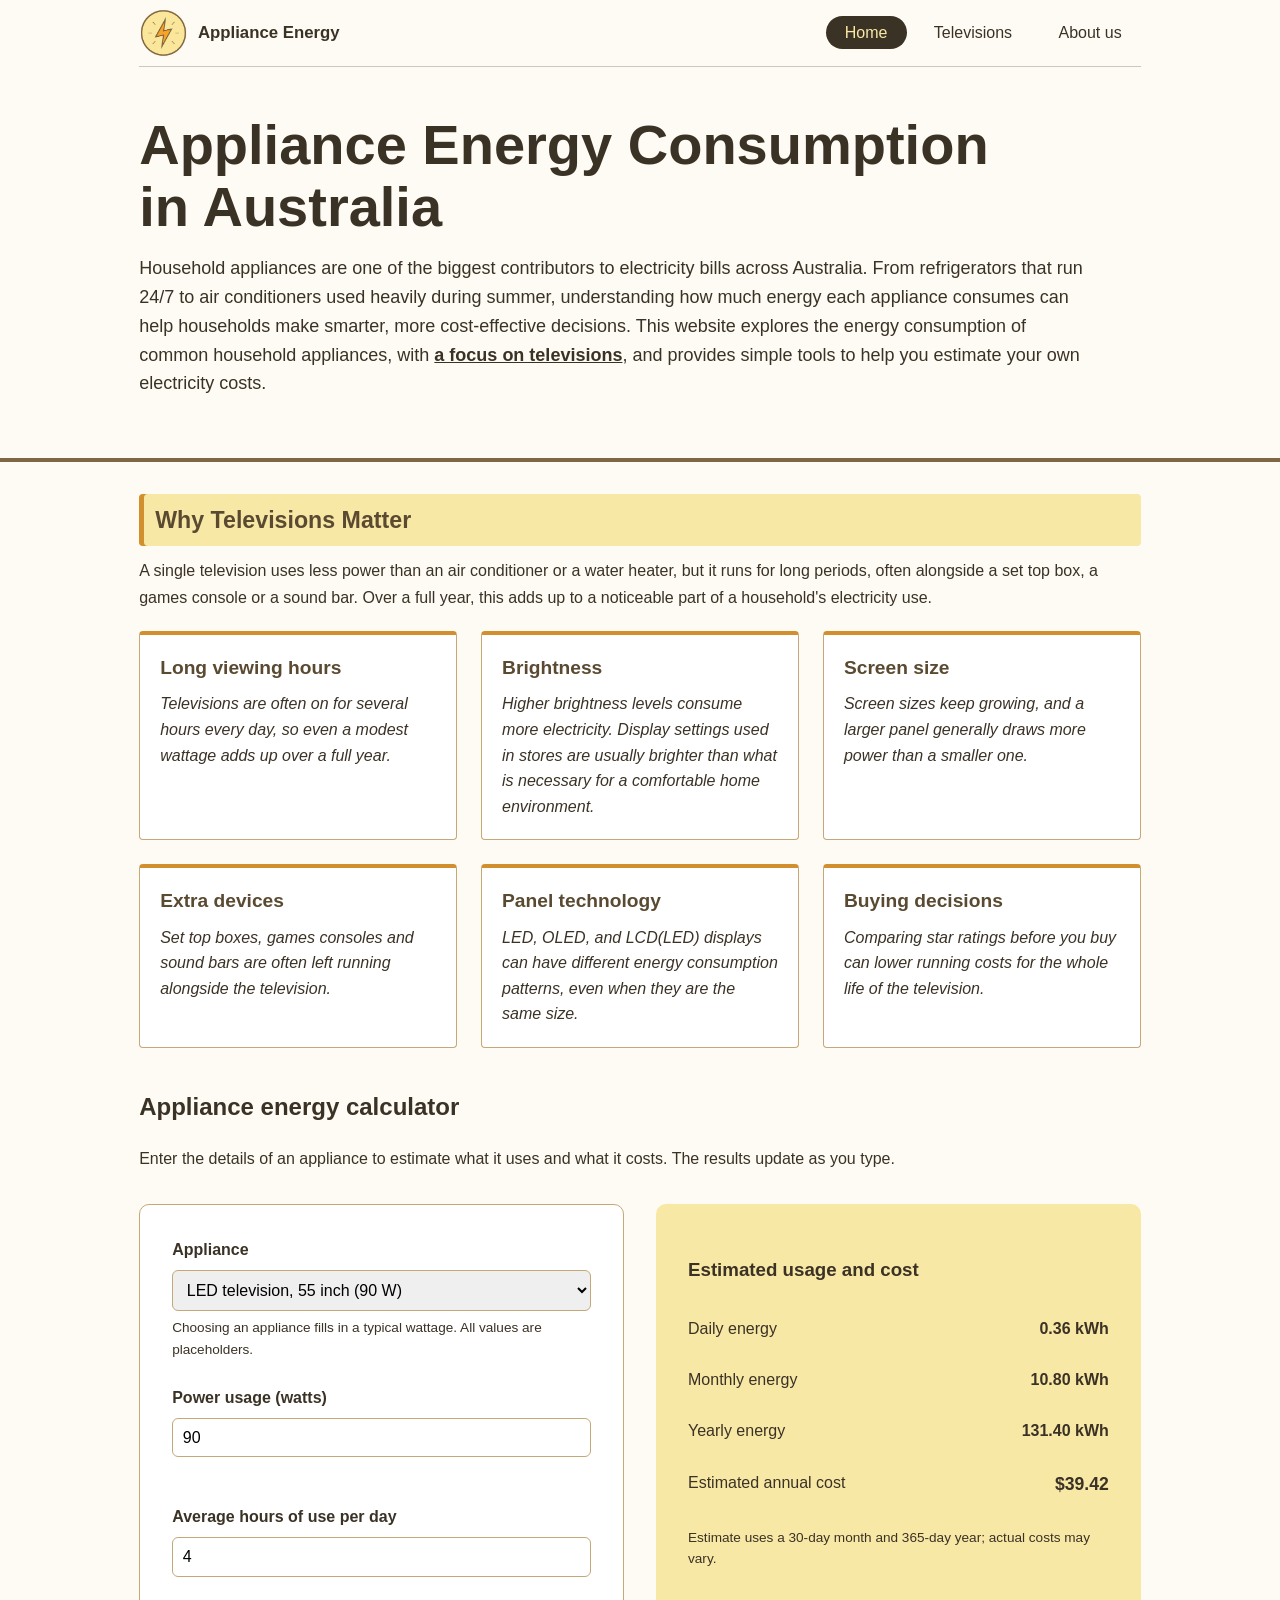
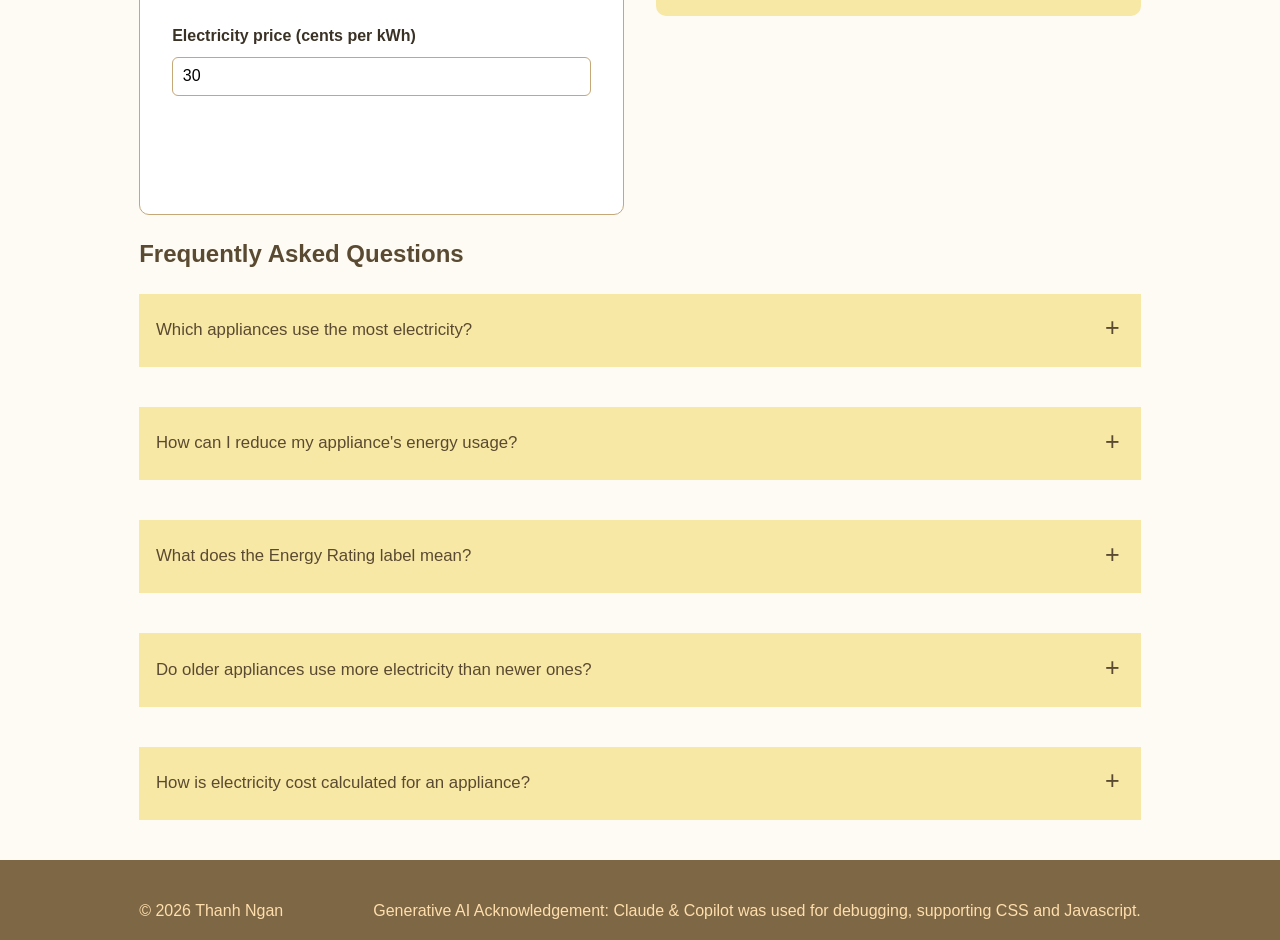
<file: W4/Exercise 4.3 - 4.4 - 4.5 - 4.6 - 4.7/index.html>
<!DOCTYPE html>
<html lang="en">
<head>
    <meta charset="UTF-8">
    <meta name="viewport" content="width=device-width, initial-scale=1.0">
    <title>Appliance Energy Consumption</title>
    <link rel="stylesheet" href="./assets/style.css">
    <script src="./assets/script.js" defer></script>
</head>
<body>
    <header class="site-header hero-header">
        <nav>
            <!-- Power Logo - return the user to the Home page when the logo is clicked -->
            <a href="index.html" class="logo_link">
                <img src="./assets/PowerIcon.png" alt="Power Logo">
                <span class="name">Appliance Energy</span>
            </a>
            <!-- Main navigation -->
            <ul>
                <li><a href="index.html" class="nav-home" aria-current="page">Home</a></li>
                <li><a href="televisions.html" class="nav-televisions">Televisions</a></li>
                <li><a href="about.html" class="nav-about">About us</a></li>
            </ul>
            <button class="toggle-menu" aria-label="Responsive Navigation Menu">☰</button>
        </nav>

        <div class="wrap">
            <h1>Appliance Energy Consumption<br>
                <span> in Australia</span>
            </h1>
            <p class="lead">Household appliances are one of the biggest contributors to electricity bills across Australia. From refrigerators that run 24/7 to air conditioners used heavily during summer, 
                understanding how much energy each appliance consumes can help households make smarter, more cost-effective decisions. This website explores the energy consumption of common 
                household appliances, with <strong><u> a focus on televisions</u></strong>, and provides simple tools to help you estimate your own electricity costs.</p>
        </div>

    </header>

    <!-- This is the main content in the Home page -->
    <main>
        <h2 class="head2">Why Televisions Matter</h2>
        <p class="sub-text">A single television uses less power than an air conditioner or a water heater, but it runs for 
            long periods, often alongside a set top box, a games console or a sound bar. Over a full year, this adds up to 
            a noticeable part of a household's electricity use.
        </p>
        <div class="card-grid">
            <article class="card-1">
                <h3>Long viewing hours</h3>
                <p><em>Televisions are often on for several hours every day, so even a modest wattage adds up over a full year.</em></p>
            </article>

            <article class="card-2">
                <h3>Brightness</h3>
                <p><em>Higher brightness levels consume more electricity. Display settings used in stores are usually brighter than what is necessary for a comfortable home environment.</em></p>
            </article>

            <article class="card-3">
                <h3>Screen size</h3>
                <p><em>Screen sizes keep growing, and a larger panel generally draws more power than a smaller one.</em></p>
            </article>

            <article class="card-4">
                <h3>Extra devices</h3>
                <p><em>Set top boxes, games consoles and sound bars are often left running alongside the television.</em></p>
            </article>

            <article class="card-5">
                <h3>Panel technology</h3>
                <p><em>LED, OLED, and LCD(LED) displays can have different energy consumption patterns, even when they are the same size.</em></p>
            </article>

            <article class="card-6">
                <h3>Buying decisions</h3>
                <p><em>Comparing star ratings before you buy can lower running costs for the whole life of the television.</em></p>
            </article>
        </div>

        <!-- Exercise 4.3 - Step 2: Container for D3 SVG -->
        <div class="responsive-svg-container"></div>

        <section class="calc-section container" id="appliance-energy-calculator">
            <h2>Appliance energy calculator</h2>
            <p>Enter the details of an appliance to estimate what it uses and what it costs. The results update as you type.</p>
            <div class="calc">
                <form class="calc-form" id="calc-form" novalidate>
                    <div class="field">
                        <label for="appliance">Appliance</label>
                        <select id="appliance" name="appliance">
                            <option value="custom">Enter my own wattage</option>
                            <option value="90" selected>LED television, 55 inch (90 W)</option>
                            <option value="120">LED television, 65 inch (120 W)</option>
                        </select>
                        <p class="hint">Choosing an appliance fills in a typical wattage. All values are placeholders.</p>
                    </div>

                    <div class="field">
                        <label for="watts">Power usage (watts)</label>
                        <input type="number" id="watts" name="watts" min="0" max="10000" step="1" value="90" required>
                        <p class="error" id="watts-error" role="alert"></p>
                    </div>

                    <div class="field">
                        <label for="hours">Average hours of use per day</label>
                        <input type="number" id="hours" name="hours" min="0" max="24" step="0.5" value="4" required>
                        <p class="error" id="hours-error" role="alert"></p>
                    </div>

                    <div class="field">
                        <label for="price">Electricity price (cents per kWh)</label>
                        <input type="number" id="price" name="price" min="0" max="200" step="0.1" value="30" required>
                        <p class="error" id="price-error" role="alert"></p>
                    </div>
                    <button type="submit" class="btn">Calculate</button>
                </form>

                <div class="calc-result">
                    <h3>Estimated usage and cost</h3>
                    <div class="result-row">
                        <span>Daily energy</span>
                        <strong id="result-daily">–</strong>
                    </div>
                    <div class="result-row">
                        <span>Monthly energy</span>
                        <strong id="result-monthly">–</strong>
                    </div>
                    <div class="result-row">
                        <span>Yearly energy</span>
                        <strong id="result-yearly">–</strong>
                    </div>
                    <div class="result-row result-cost">
                        <span>Estimated annual cost</span>
                        <strong id="result-cost">–</strong>
                    </div>
                    <p class="result-note" id="result-note"></p>
                </div>
            </div>
        </section>

        <!--- FAQ section + Accordion-->
            <h2 class="faq-section">Frequently Asked Questions</h2>
            <!-- FAQ - 1st question -->
            <div class="faq-box">
                <div class="faq">
                    <input type="checkbox" id="faq1">
                    <label class="faq-question" for="faq1">Which appliances use the most electricity?</label>
                    <div class="faq-answer">
                        <em>
                        Air conditioners, water heaters, refrigerators, and washing machines are typically among the highest energy-consuming appliances in an Australian household.
                        </em>
                    </div>
                </div>

            <!-- FAQ - 2nd question -->
                <div class="faq">
                    <input type="checkbox" id="faq2">
                    <label class="faq-question" for="faq2"> How can I reduce my appliance's energy usage?</label>
                    <div class="faq-answer">
                        <em>
                        Simple steps include switching off appliances at the wall when not in use, choosing energy-efficient models (look for the Energy Rating label), and running appliances like washing machines during off-peak electricity hours.
                        </em>
                    </div>
                </div>

            <!-- FAQ - 3rd question -->
                <div class="faq">
                    <input type="checkbox" id="faq3">
                    <label class="faq-question" for="faq3"> What does the Energy Rating label mean?</label>
                    <div class="faq-answer">
                        <em>
                        The Energy Rating label shows how energy-efficient an appliance is, using a star system — the more stars, the more efficient the appliance, meaning lower running costs over time.
                        </em>
                    </div>
                </div>

            <!-- FAQ - 4th question -->
                <div class="faq">
                    <input type="checkbox" id="faq4">
                    <label class="faq-question" for="faq4"> Do older appliances use more electricity than newer ones?</label>
                    <div class="faq-answer">
                        <em>
                        In most cases, yes. Older appliances often lack modern energy-saving technology, so they tend to consume significantly more electricity than newer, more efficient models.
                        </em>
                    </div>
                </div>

            <!-- FAQ - 5th question -->
                <div class="faq">
                    <input type="checkbox" id="faq5">
                    <label class="faq-question" for="faq5"> How is electricity cost calculated for an appliance?</label>
                    <div class="faq-answer">
                        <em>
                        Electricity cost is generally calculated by multiplying an appliance's power usage (in kilowatts) by the number of hours it is used, then multiplying that by the electricity price per kilowatt-hour.
                        </em>
                    </div>
                </div>
            </div>
    </main>

    <footer class="footer-content">
        <div class="container footer-inner">
            <div>&copy; <span id="footer-year">2026 -</span> Thanh Ngan</div>
            <div>Generative AI Acknowledgement: Claude & Copilot was used for debugging, supporting CSS and Javascript.</div>
        </div>
    </footer>

    <!-- Exercise 4.2: Load D3.js and the new D3 JavaScript file -->
    <script src="https://d3js.org/d3.v7.min.js"></script>
    <script src="./js/main.js"></script>
    
</body>
</html>
</file>
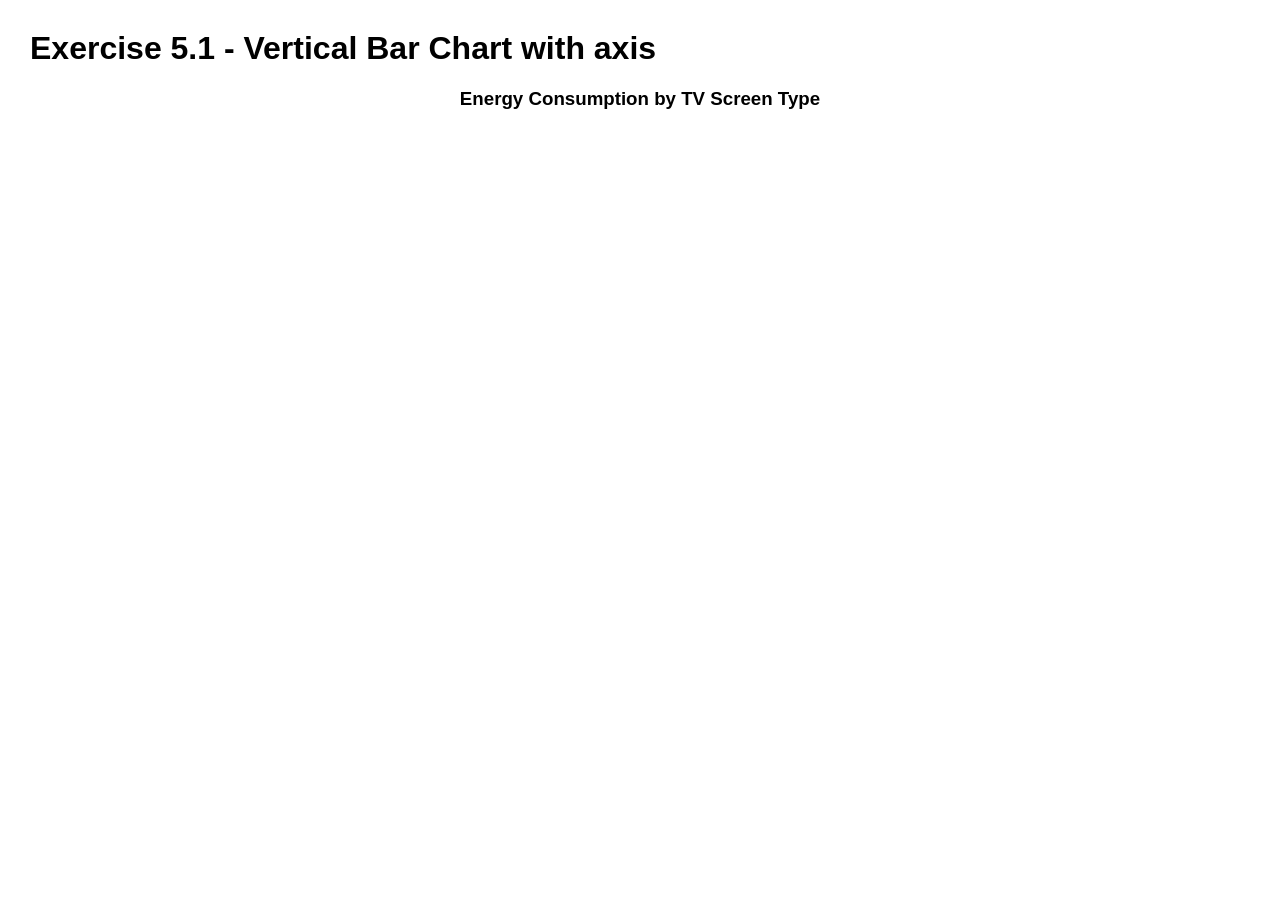
<file: W5/Exercise 5.1/index.html>
<!DOCTYPE html>
<html lang="en">
<head>
    <meta charset="UTF-8">
    <meta name="viewport" content="width=device-width, initial-scale=1.0">
    <title>WEEK 5 - Exercise 5.1</title>

    <link rel="stylesheet" href="./css/styles.css">
</head>
<body>
    <main>
        <h1 class="head1">Exercise 5.1 - Vertical Bar Chart with axis</h1>

         <!-- create container for bar chart -->
        <div id="bar-chart" class="responsive-svg-container"></div>

        <h3>Energy Consumption by TV Screen Type</h3>
        
    </main>

    <script src="https://d3js.org/d3.v7.min.js"></script>
    <script src="./js/bar_chart.js"></script>
    <script src="./js/load_data.js"></script>
</body>
</html>
</file>
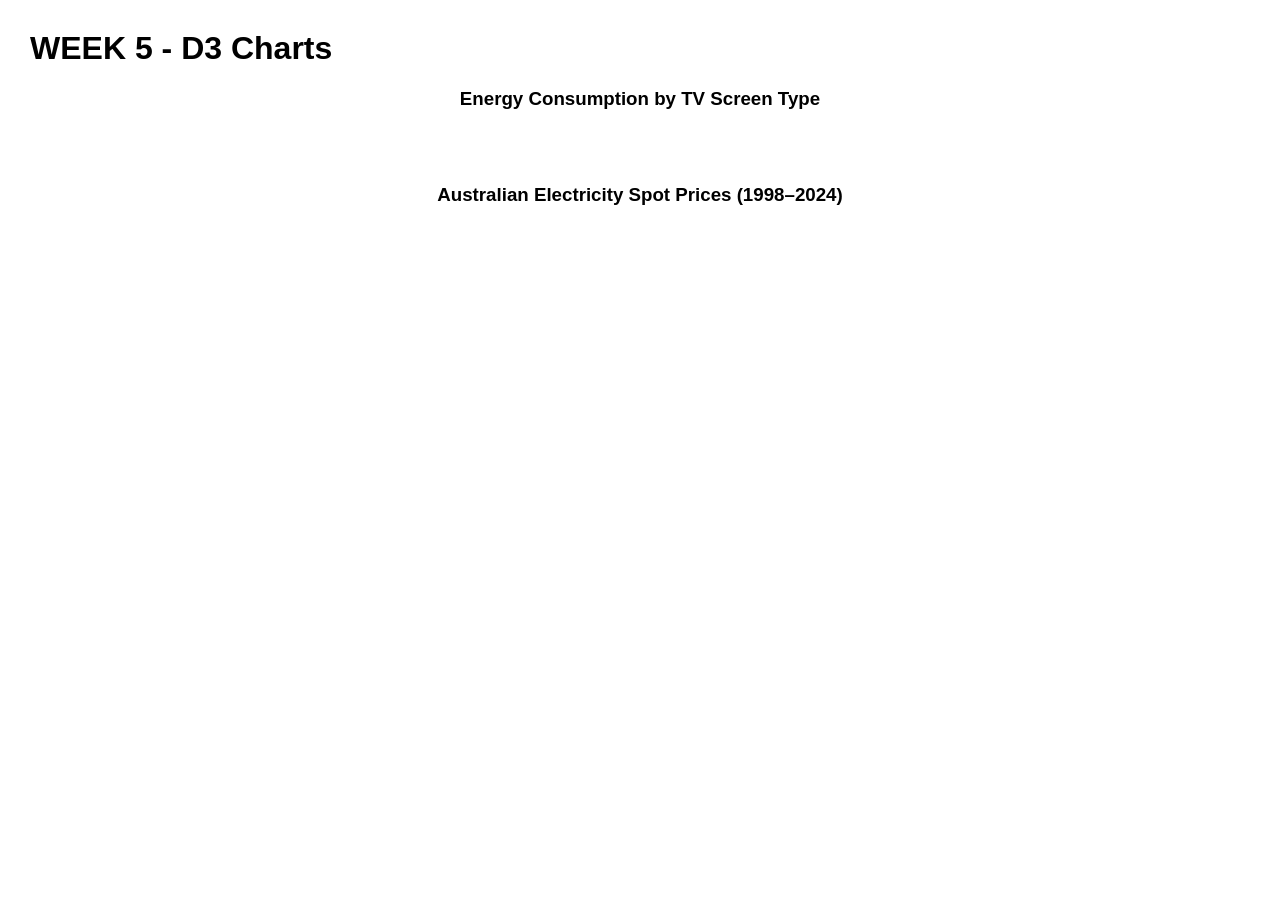
<file: W5/Exercise 5.2/index.html>
<!DOCTYPE html>
<html lang="en">
<head>
    <meta charset="UTF-8">
    <meta name="viewport" content="width=device-width, initial-scale=1.0">
    <title>WEEK 5 - Exercise 5.1</title>

    <link rel="stylesheet" href="./css/styles.css">
</head>
<body>
    <main>
        <h1 class="head1">WEEK 5 - D3 Charts</h1>

        <!-- create container for bar chart -->
        <div id="bar-chart" class="responsive-svg-container"></div>
        <!-- Exercise 5.1: Vertical Bar Chart -->
        <section>
            <h3>Energy Consumption by TV Screen Type</h3>
        </section>
        <br>
        <br>
        
        <!-- create container for line chart -->
        <div id="line-chart" class="responsive-svg-container"></div>
        <!-- Exercise 5.2: Line Chart -->
        <section>
            <h3>Australian Electricity Spot Prices (1998–2024)</h3>
        </section>
    </main>

    <script src="https://d3js.org/d3.v7.min.js"></script>
    <script src="./js/bar_chart.js"></script>
    <script src="./js/line_chart.js"></script>
    <script src="./js/load_data.js"></script>
</body>
</html>
</file>
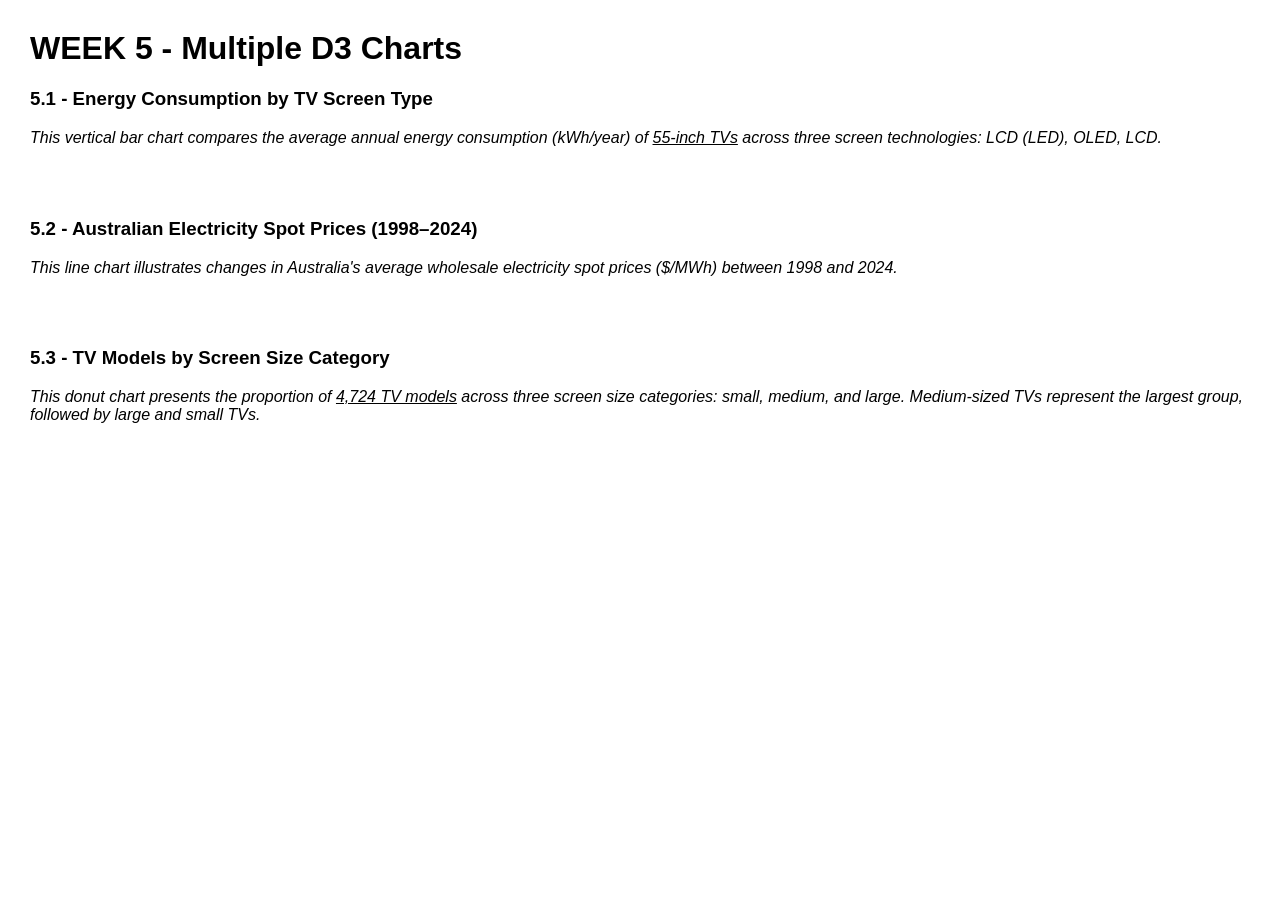
<file: W5/Exercise 5.3/index.html>
<!DOCTYPE html>
<html lang="en">
<head>
    <meta charset="UTF-8">
    <meta name="viewport" content="width=device-width, initial-scale=1.0">
    <title>WEEK 5 - Exercise 5.1</title>

    <link rel="stylesheet" href="./css/styles.css">
</head>
<body>
    <main>
        <h1 class="head1">WEEK 5 - Multiple D3 Charts</h1>

        <!-- Exercise 5.1: Vertical Bar Chart -->
        <section>
            <h3>5.1 - Energy Consumption by TV Screen Type</h3>
            <p>This vertical bar chart compares the average annual energy consumption (kWh/year) of <u>55-inch TVs</u> across three screen technologies: LCD (LED), OLED, LCD.</p>
        </section>
        <!-- create container for bar chart -->
        <div id="bar-chart" class="responsive-svg-container"></div>
        <br>
        <br>
        
        <!-- Exercise 5.2: Scatter Plot + Line Chart -->
        <section>
            <h3>5.2 - Australian Electricity Spot Prices (1998–2024)</h3>
            <p>This line chart illustrates changes in Australia's average wholesale electricity spot prices ($/MWh) between 1998 and 2024.</p>
        </section>
        <!-- create container for line chart -->
        <div id="line-chart" class="responsive-svg-container"></div>
        <br>
        <br>

        <!-- Exercise 5.3: Donut Chart -->
        <section>
            <h3>5.3 - TV Models by Screen Size Category</h3>
            <p>This donut chart presents the proportion of <u>4,724 TV models</u> across three screen size categories: small, medium, and large. Medium-sized TVs represent the largest group, followed by large and small TVs.</p>
        </section>
        <!-- create container for donut chart -->
        <div id="donut-chart" class="responsive-svg-container"></div>
    </main>

    <script src="https://d3js.org/d3.v7.min.js"></script>
    <script src="./js/bar_chart.js"></script>
    <script src="./js/line_chart.js"></script>
    <script src="./js/donut_chart.js"></script>
    <script src="./js/load_data.js"></script>
</body>
</html>
</file>
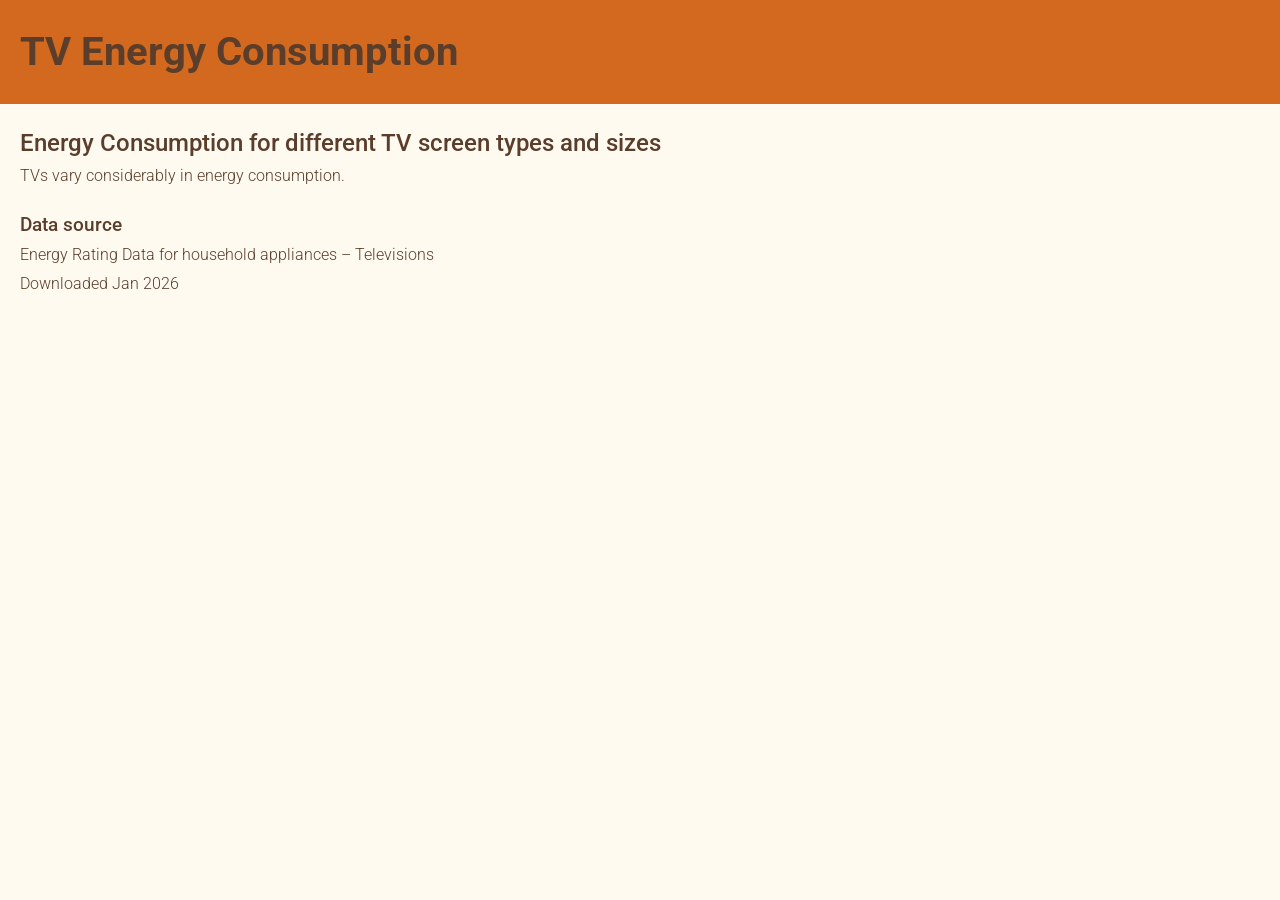
<file: W6/Exercise 6.1/index.html>
<!DOCTYPE html>
<html lang="en">
<head>
    <meta charset="UTF-8">
    <meta name="viewport" content="width=device-width, initial-scale=1.0">
    <title>TV Energy Consumption</title>
    <link rel="stylesheet" href="css/base.css">
    <link rel="stylesheet" href="css/visualisation.css">
</head>
<body>
    <header><h1>TV Energy Consumption</h1></header>
    <main>
        <h2>Energy Consumption for different TV screen types and sizes</h2>
        <p>TVs vary considerably in energy consumption.</p>

        <!-- create container for historgram -->
        <div id="histogram" class="responsive-svg-container"></div>

        <section class="data-source">
            <h3>Data source</h3>
            <p>Energy Rating Data for household appliances – Televisions</p>
            <p>Downloaded Jan 2026</p>
        </section>
    </main>
    <script src="https://d3js.org/d3.v7.min.js"></script>
    <script src="js/shared-constants.js"></script>
    <script src="js/histogram.js"></script>
    <script src="js/interactions.js"></script>
    <script src="js/load-data.js"></script>
</body>
</html>
</file>
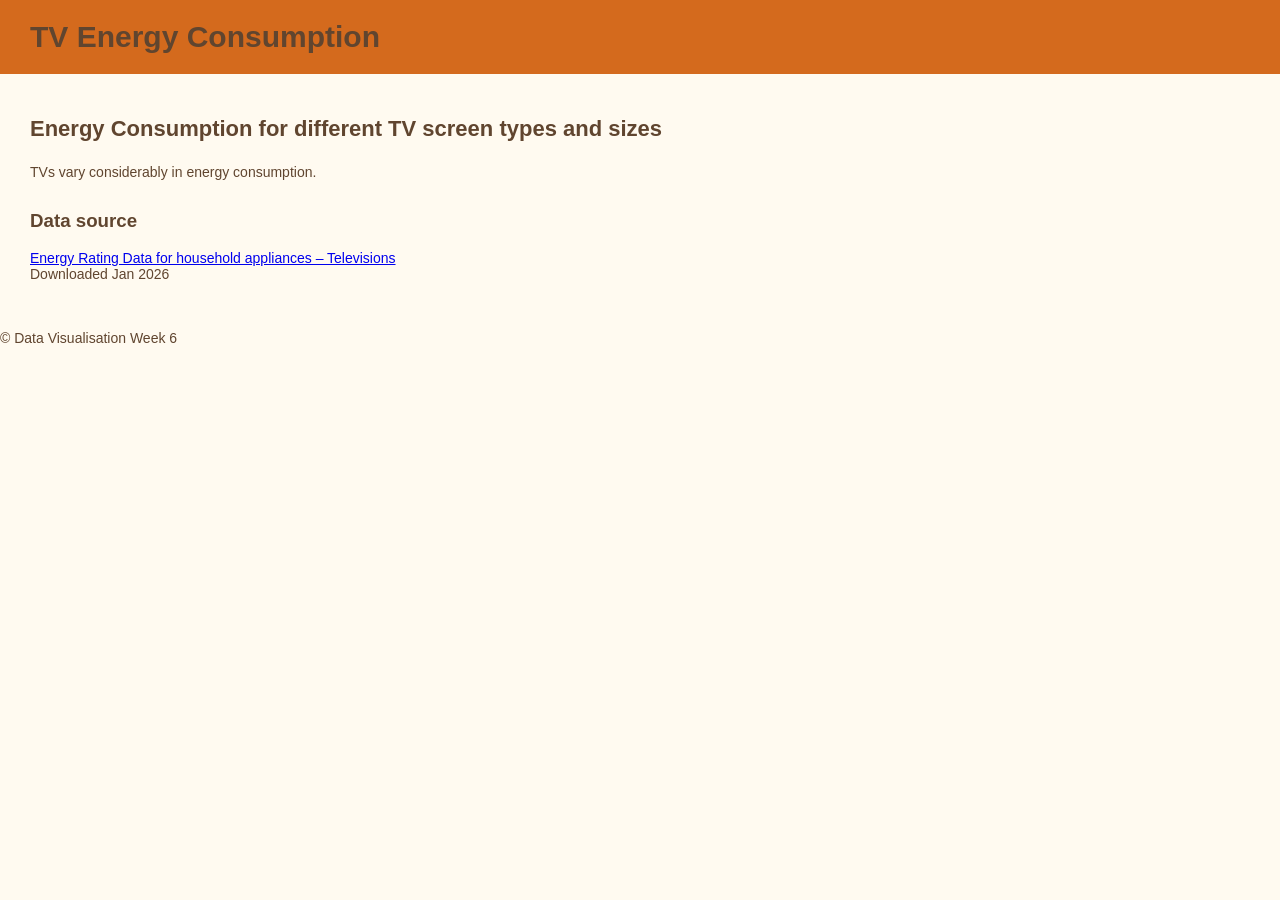
<file: W6/Exercise 6.2 - 6.3/index.html>
<!DOCTYPE html>
<html lang="en">
<head>
    <meta charset="UTF-8">
    <meta name="viewport" content="width=device-width, initial-scale=1.0">
    <title>Responsive D3 Chart</title>
    <!-- CSS -->
    <link rel="stylesheet" href="./css/base.css">
    <link rel="stylesheet" href="./css/visualisation.css">
</head>
<body>
    <header>
        <h1>TV Energy Consumption</h1>
    </header>

    <main>
        <h2>Energy Consumption for different TV screen types and sizes</h2>
        <p>TVs vary considerably in energy consumption.</p>

        <!-- Filter buttons -->
        <div id="filters_screen"></div>
        <!-- div for chart -->
        <div id="histogram" class="responsive-svg-container"></div>
        <!-- Scatter Plot -->
        <div id="scatterplot" class="responsive-svg-container"></div>
        

        <div class="data-source">
            <h3>Data source</h3>
            <p>
                <a href="https://data.gov.au/data/dataset/energy-rating-for-household-appliances">
                    Energy Rating Data for household appliances – Televisions
                </a>
                <br>
                Downloaded Jan 2026
            </p>
        </div>
    </main>

    <footer>
        <p>&copy; Data Visualisation Week 6</p>
    </footer>

    <!-- Javascript -->
    <script src="https://d3js.org/d3.v7.min.js"></script>
    <script src="js/shared-constants.js"></script>
    <script src="js/histogram.js"></script>
    <script src="js/scatterplot.js"></script>
    <script src="js/interactions.js"></script>
    <script src="js/load-data.js"></script>
    
</body>
</html>
</file>
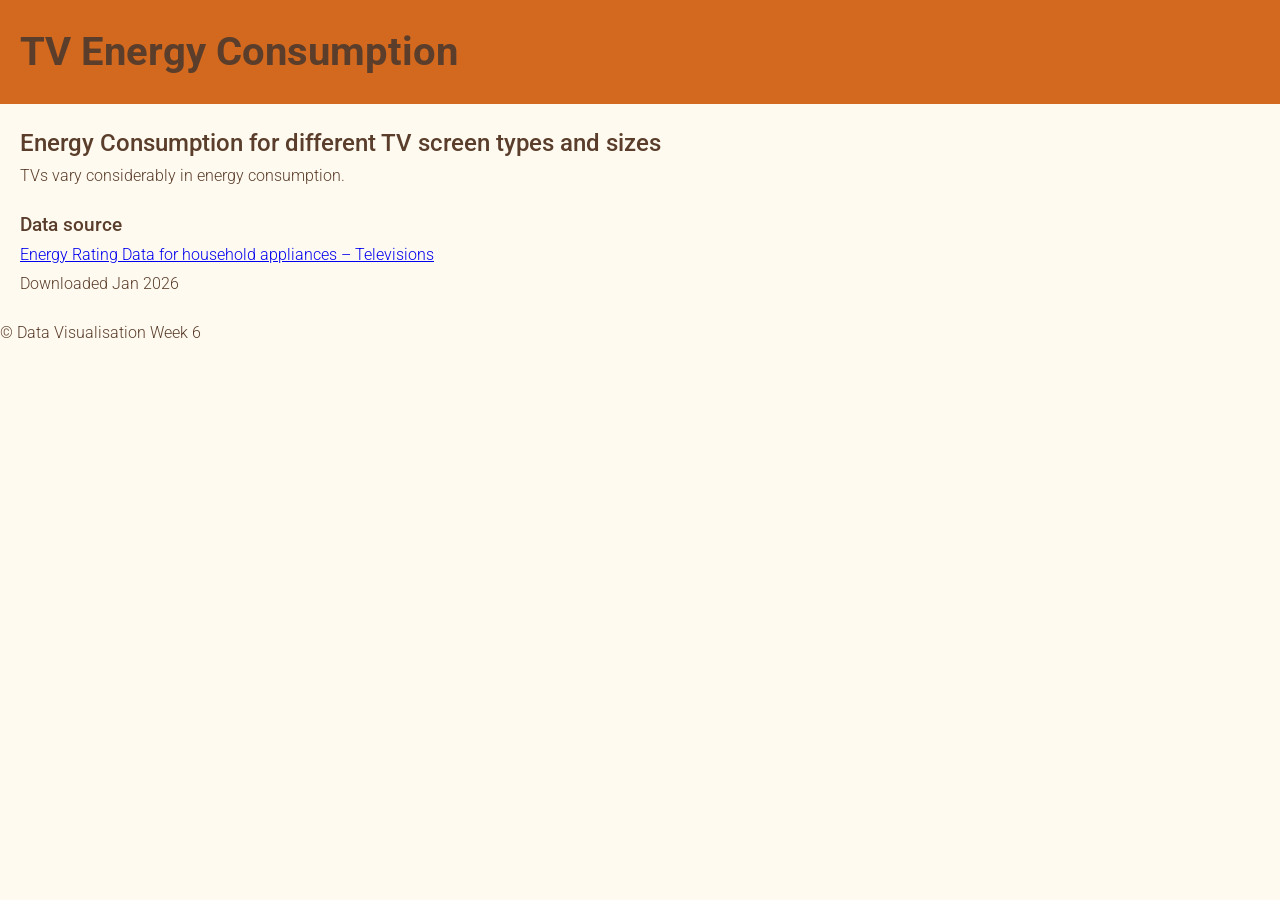
<file: W6/Exercise 6.2/index.html>
<!DOCTYPE html>
<html lang="en">
<head>
    <meta charset="UTF-8">
    <meta name="viewport" content="width=device-width, initial-scale=1.0">
    <title>TV Energy Consumption</title>
    <link rel="stylesheet" href="css/base.css">
    <link rel="stylesheet" href="css/visualisation.css">
</head>
<body>
    <header><h1>TV Energy Consumption</h1></header>
    <main>
        <h2>Energy Consumption for different TV screen types and sizes</h2>
        <p>TVs vary considerably in energy consumption.</p>

        <!-- Filter buttons -->
        <div id="filters_screen"></div>
        <!-- create container for historgram -->
        <div id="histogram" class="responsive-svg-container"></div>

        <div class="data-source">
            <h3>Data source</h3>
            <p>
                <a href="https://data.gov.au/data/dataset/energy-rating-for-household-appliances">
                    Energy Rating Data for household appliances – Televisions
                </a>
                <br>
                Downloaded Jan 2026
            </p>
        </div>
    </main>

    <footer>
        <p>&copy; Data Visualisation Week 6</p>
    </footer>

    <!-- Javascript -->
    <script src="https://d3js.org/d3.v7.min.js"></script>
    <script src="js/shared-constants.js"></script>
    <script src="js/histogram.js"></script>
    <script src="js/interactions.js"></script>
    <script src="js/load-data.js"></script>
</body>
</html>
</file>
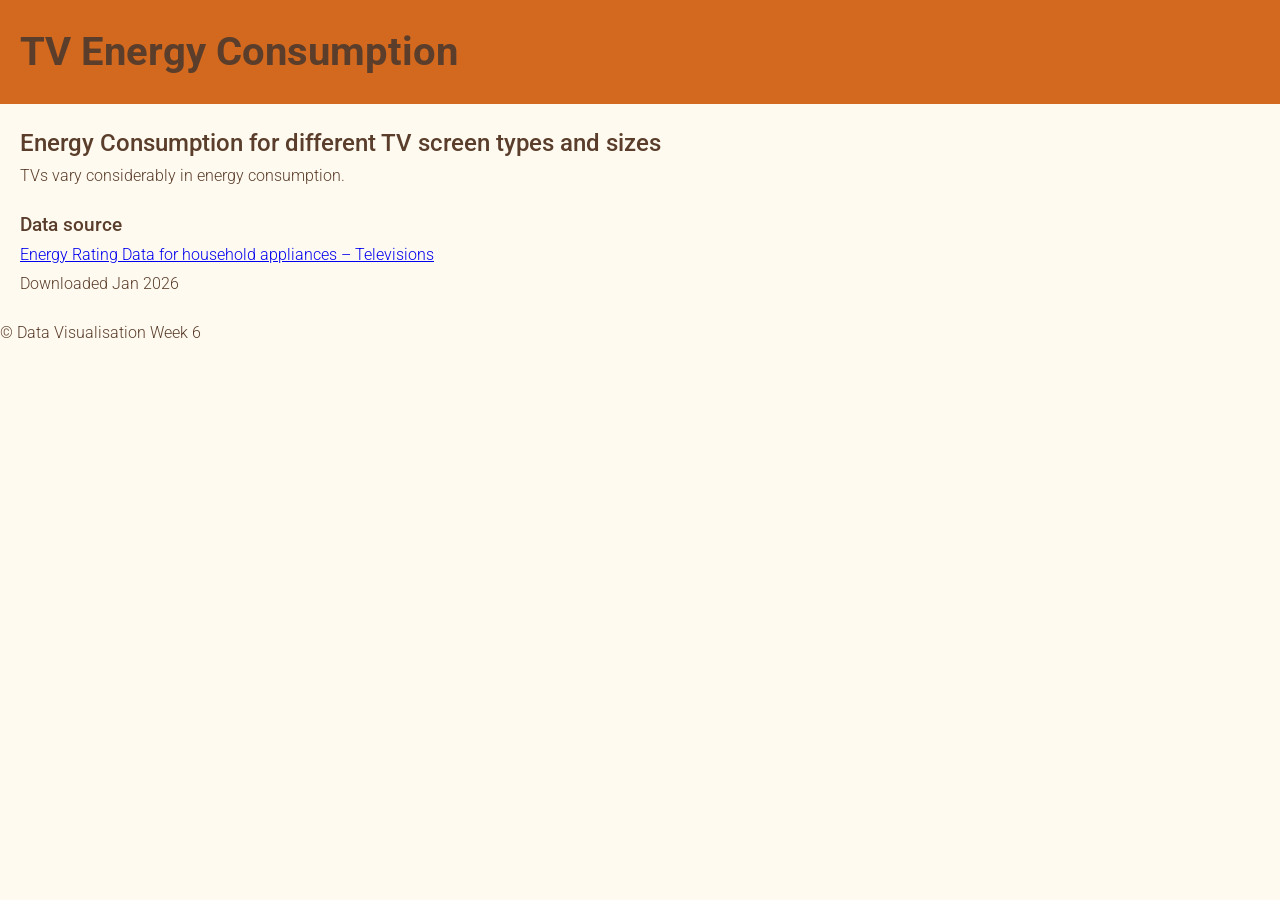
<file: W6/Exercise 6.3/index.html>
<!DOCTYPE html>
<html lang="en">
<head>
    <meta charset="UTF-8">
    <meta name="viewport" content="width=device-width, initial-scale=1.0">
    <title>TV Energy Consumption</title>
    <link rel="stylesheet" href="css/base.css">
    <link rel="stylesheet" href="css/visualisation.css">
</head>
<body>
    <header><h1>TV Energy Consumption</h1></header>
    <main>
        <h2>Energy Consumption for different TV screen types and sizes</h2>
        <p>TVs vary considerably in energy consumption.</p>

        <!-- Filter buttons -->
        <div id="filters_screen"></div>
        <!-- create container for historgram -->
        <div id="histogram" class="responsive-svg-container"></div>
        <!-- Scatter Plot -->
        <div id="scatterplot" class="responsive-svg-container"></div>
        

        <div class="data-source">
            <h3>Data source</h3>
            <p>
                <a href="https://data.gov.au/data/dataset/energy-rating-for-household-appliances">
                    Energy Rating Data for household appliances – Televisions
                </a>
                <br>
                Downloaded Jan 2026
            </p>
        </div>
    </main>

    <footer>
        <p>&copy; Data Visualisation Week 6</p>
    </footer>

    <!-- Javascript -->
    <script src="https://d3js.org/d3.v7.min.js"></script>
    <script src="js/shared-constants.js"></script>
    <script src="js/histogram.js"></script>
    <script src="js/scatterplot.js"></script>
    <script src="js/interactions.js"></script>
    <script src="js/load-data.js"></script>
</body>
</html>
</file>
<file: W4/Exercise 4.3 - 4.4 - 4.5 - 4.6 - 4.7/assets/style.css>
:root {
  --cream:       #F8E8A5;
  --navajo-white:#FFDEAD;
  --camel:       #c5a778;
  --amber:       #EBA746;
  --amber-dark:  #D18F2E;
  --brown:       #7D6744;
  --dark-brown:  #5A4A31;
  --dark-coffee: #3B3226;
  --border:      var(--camel);
  --page:        #FDFBF4;
  --surface:     #FFFFFF;
}

*,
*::before,
*::after {
  box-sizing: border-box;
}

/* ----------------------------------------------------------------------------------- */
/* Navigation */
.site-header nav {
  display: flex;
  align-items: center;
  justify-content: space-between;
  padding: 0 0;
  border-bottom: 4px solid var(--brown);
  margin-left: calc(50% - 50vw);
  margin-right: calc(50% - 50vw);
  padding-left: calc(50vw - 50%);
  padding-right: calc(50vw - 50%);
}

.logo_link {
  display: flex;
  align-items: center;
  gap: 0.6rem;
  text-decoration: none;
  color: var(--dark-coffee);
}

.logo_link img {
  height: 50px;
}

.logo_link .name {
  font-weight: bold;
  font-size: 1.05rem;
}

nav ul {
  display: flex;
  list-style: none;
  gap: 0.5rem;
}

nav ul a {
  text-decoration: none;
  color: var(--dark-coffee);
  padding: 0.5rem 1.2rem;
  border-radius: 999px;
  transition: background-color 0.2s;
}

nav ul a:hover {
  background-color: var(--cream);
}

nav ul a[aria-current="page"] {
  background: var(--amber);
  color: var(--surface);
}

.toggle-menu {
  display: none;   
  background: none;
  border: none;
  font-size: 1.5rem;
  cursor: pointer;
  color: var(--dark-coffee);
}

/* ----------------------------------------------------------------------------------- */
/* Hero header */
html {
  scroll-behavior: smooth;
}

.hero-header {
  margin-top: -1.2rem;                     
  margin-left: calc(50% - 50vw);
  margin-right: calc(50% - 50vw);
  padding: 0 calc(50vw - 50%) 2.25rem;
  background: var(--page);
  color: var(--dark-coffee);
  border-bottom: 4px solid var(--brown);
}

.hero-header nav {
  margin: 0;
  padding: 0.5rem 0;
  border-bottom: 1px solid rgba(59, 50, 38, 0.25);
}

.hero-header nav ul {
  margin: 0;
  padding: 0;
}

.hero-header nav ul a:hover {
  background-color: rgba(255, 255, 255, 0.45);
}

.hero-header nav ul a[aria-current="page"] {
  background: var(--dark-coffee);
  color: var(--cream);
}

.hero-header .wrap {
  max-width: 65rem;
  margin: 0 auto;
  padding: 2.25rem 0 0;
}

.hero-header .eyebrow {
  margin: 0;
  font-size: 0.85rem;
  letter-spacing: 0.08em;
  text-transform: uppercase;
  opacity: 0.85;
}

.hero-header h1 {
  font-size: clamp(2.25rem, 5vw, 3.5rem);
  margin: 0.2em 0 0.3em;
  line-height: 1.1;
  color: var(--dark-coffee);
}

.hero-header .lead {
  font-size: 1.125rem;
  max-width: 60rem;
  margin: 0 0 1.5rem;
  line-height: 1.6;
}

.hero-links {
  display: flex;
  flex-wrap: wrap;
  gap: 0.5rem;
}

.hero-links a {
  color: var(--dark-coffee);
  text-decoration: none;
  background: var(--amber);
  padding: 0.4rem 0.9rem;
  border-radius: 999px;
  font-size: 0.95rem;
  transition: background-color 0.2s;
}

.hero-links a:hover {
  background: var(--navajo-white)
}

/* ----------------------------------------------------------------------------------- */
body {
    color: var(--dark-coffee);
    background: var(--page);
    padding: 1.2rem;
    font-family: 'Segoe UI', Tahoma, Geneva, Verdana, sans-serif;
    max-width: 65rem;
    margin: 0 auto;
    font-size: 1rem;
    line-height: 1.6;
}

/* Color for main content in Home Page */
.hero-title {
    color: var(--dark-brown)
}

/* FAQ section */
.faq-section {
    color: var(--dark-brown)
}

/* ----------------------------------------------------------------------------------- */
.calc {
  display: grid;
  grid-template-columns: repeat(2, minmax(0, 1fr));
  gap: 2rem;
  margin-top: 2rem;
  align-items: start;
}

.calc-form {
  background: var(--surface);
  border: 1px solid var(--border);
  border-radius: 10px;
  padding: 2rem;
}

.field {
  margin-bottom: 1.5rem;
}

.field label {
  display: block;
  font-weight: bold;
  margin-bottom: 0.5rem;
}

.field input,
.field select {
  width: 100%;
  padding: 0.6rem;
  border: 1px solid var(--border);
  border-radius: 6px;
  font-size: 1rem;
  font-family: inherit;
}

.hint {
  font-size: 0.85rem;
  color: var(--dark-coffee);
  margin-top: 0.4rem;
}

.error {
  font-size: 0.85rem;
  color: #b91c1c;
  margin-top: 0.4rem;
  min-height: 1rem;
}

.btn {
  background: var(--accent);
  color: #ffffff;
  border: none;
  padding: 0.7rem 1.5rem;
  border-radius: 999px;
  font-weight: bold;
  cursor: pointer;
  font-size: 1rem;
}

.calc-result {
  background: var(--cream, #FCF4D9);
  border-left: 4px solid var(--brown-dark, var(--accent));
  border-radius: var(--radius, 10px);
  padding: 2rem;
}

.result-row {
  display: flex;
  justify-content: space-between;
  padding: 0.8rem 0;
  border-bottom: 1px;
}

.result-cost strong {
  color: var(--accent);
  font-size: 1.1rem;
}

.result-note {
  font-size: 0.85rem;
  color: var(--text-muted);
  margin-top: 1rem;
}

/* Styling the Accordion (FAQ part) */
.faq input[type="checkbox"] {
    position: absolute;
    opacity: 0;
    z-index: -1;
}

/* Accordion styles */
.faq {
    color: var(--dark-brown);
    margin-bottom: 2.5rem;
}

.faq-question {
    font-size: 1.05rem;
    display: flex;
    align-items: center;
    justify-content: space-between;
    padding: 1em;
    background: var(--cream);
    cursor: pointer;
    user-select: none;
}

.faq-question::after {
    content: '\002B';
    padding: 0.40rem;
    transform: scale(1.5);
    text-align: center;
    transition: all 0.35s;
}

.faq-answer {
    max-height: 0;
    padding: 0 1em;
    color: var(--dark-coffee);
    background: white;
    transition: all 0.35s;
    display: none;
}

.faq input[type="checkbox"]:checked + .faq-question {
    background: var(--camel);
}

.faq input[type="checkbox"]:checked + .faq-question::after {
    content: '\2013';
    transform: scale(1.5);
}

.faq input[type="checkbox"]:checked ~ .faq-answer {
    max-height: 100vh;
    padding: 1em;
    display: block;
    transition: all 0.35s;
}
/* ----------------------------------------------------------------------------------- */
/* Section heading + intro text - shared by every page's <main> (Home, Televisions, About us) */
main > .head2 {
  margin: 2rem 0 0.75rem;
  padding: 0.65rem 1rem;
  border: 0;
  border-radius: 4px;
  background: var(--cream);
  box-shadow: inset 5px 0 0 var(--amber-dark);
  color: var(--dark-brown);
  font-size: 1.45rem;
  line-height: 1.35;
}

main > .sub-text,
main > .small-text {
  max-width: 65rem;
  margin: 0 0 1.25rem;
  font-size: 1rem;
  line-height: 1.65;
}

/* ----------------------------------------------------------------------------------- */
/* About us */
.about-page > .head2 {
  margin: 2rem 0 0.75rem;
  padding: 0.65rem 1rem;
  border: 0;
  border-radius: 4px;
  background: var(--cream);
  box-shadow: inset 5px 0 0 var(--amber-dark);
  color: var(--dark-brown);
  font-size: 1.45rem;
  line-height: 1.35;
}

.about-page > .sub-text {
  max-width: 65rem;
  margin: 0 0 1.25rem;
  font-size: 1rem;
  line-height: 1.65;
}

.about-page > ul {
  margin: 0 0 1.25rem;
  font-size: 1rem;
  padding-left: 1.5rem;
  line-height: 1.6;
}

.about-page > ul li::marker {
  color: var(--amber-dark);
}
/* ----------------------------------------------------------------------------------- */
/* Televisions */
.televisions-page > .callout {
  margin: 2rem 0;
  padding: 0 0 1.5rem;
  background: var(--surface);
  border: 1px solid var(--camel);
  border-radius: 4px;
  overflow: hidden;
}

.callout h2 {
  margin: 0 0 1.25rem;
  padding: 0.65rem 1.5rem;
  background: var(--cream);
  box-shadow: inset 5px 0 0 var(--amber-dark);
  color: var(--dark-brown);
  font-size: 1.45rem;
  line-height: 1.35;
}

.callout p {
  margin: 0 1.5rem 1rem;
  font-size: 1.05rem;
  line-height: 1.65;
}
 
.callout em {
  color: var(--dark-brown);
}

.kpis {
  display: grid;
  grid-template-columns: repeat(auto-fit, minmax(13rem, 1fr));
  gap: 1.5rem;
  margin: 1.5rem 1.5rem 0;
}
 
.kpi {
  padding: 1.25rem;
  background: var(--page);
  border: 1px solid var(--camel);
  border-top: 4px solid var(--amber-dark);
  border-radius: 4px;
}

.kpi .num {
  display: block;
  margin-bottom: 0.4rem;
  font-size: 2rem;
  font-weight: 700;
  line-height: 1.1;
  color: var(--brown);
}
 
.kpi .lbl {
  display: block;
  font-size: 1rem;
  line-height: 1.5;
  color: var(--dark-coffee);
}

/* "The story in five parts" */
#framework,
#market,
#size {
  margin: 2rem 0;
}
 
#framework > h2 {
  margin: 0 0 0.75rem;
  padding: 0.65rem 1rem;
  border-radius: 4px;
  background: var(--cream);
  box-shadow: inset 5px 0 0 var(--amber-dark);
  color: var(--dark-brown);
  font-size: 1.45rem;
  line-height: 1.35;
}
 
#framework > p {
  margin: 0 0 1.25rem;
  font-size: 1.05rem;
  line-height: 1.65;
}
 
.five {
  display: grid;
  gap: 1.5rem;
}
 
.five-item {
  padding: 1.25rem 1.5rem;
  background: var(--surface);
  border: 1px solid var(--camel);
  border-top: 4px solid var(--amber-dark);
  border-radius: 4px;
}
 
.five-item h3 {
  margin: 0 0 0.75rem;
  color: var(--dark-brown);
  font-size: 1.2rem;
  line-height: 1.35;
}
 
.step {
  display: inline-grid;
  place-items: center;
  width: 1.7em;
  height: 1.7em;
  margin-right: 0.4em;
  border-radius: 50%;
  background: var(--brown);
  color: var(--surface);
  font-size: 0.8em;
  vertical-align: 0.1em;
}
 
.five-item h3 small {
  display: block;
  margin: 0.15rem 0 0 2.4rem;
  font-size: 0.875rem;
  font-weight: 400;
  color: var(--brown);
}
 
.five-item li {
  font-size: 1rem;
  line-height: 1.65;
}
 
.five-item p {
  font-size: 1.05rem;
  margin: 0 0 0.6rem;
}
 
.five-item ul {
  margin: 0.25rem 0 0;
  padding-left: 1.5rem;
}
 
.five-item li {
  margin-bottom: 0.4rem;
}
 
.five-item li::marker {
  color: var(--amber-dark);
}
 
.five-item em {
  color: var(--dark-brown);
}
 
.five-item .kpis {
  margin: 0.5rem 0 0;
}
 
.kpis.small .num {
  font-size: 1.4rem;
}
 
.five-item img {
  display: block;
  max-width: 100%;
  height: auto;
  margin-top: 1rem;
  background: var(--surface);
  border: 1px solid var(--camel);
  border-radius: 4px;
}

/* ----------------------------------------------------------------------------------- */
/* Market overview + size sections (Figures 1-4, takeaway, cost table) */
#market > h2,
#size > h2 {
  margin: 0 0 1rem;
  color: var(--dark-brown);
  font-size: 1.65rem;
  line-height: 1.3;
}

#market > p,
#size > p {
  margin: 0 0 1.25rem;
  font-size: 1.05rem;
  line-height: 1.65;
}

#size > h3 {
  margin: 2rem 0 0.5rem;
  color: var(--dark-brown);
  font-size: 1.2rem;
  line-height: 1.35;
}

figure {
  margin: 1.5rem 0;
  padding: 0;
}

figure img {
  display: block;
  width: 100%;
  height: auto;
}

figure.narrow {
  max-width: 44rem;
}

figcaption {
  margin-top: 0.75rem;
  font-size: 0.875rem;
  line-height: 1.55;
  color: var(--brown);
}

figcaption strong {
  color: var(--dark-brown);
}

#market > p.takeaway {
  padding: 0.25rem 0 0.25rem 1rem;
  border-left: 5px solid var(--amber-dark);
  font-weight: 600;
  color: var(--dark-brown);
}

.cost {
  margin: 1.5rem 0 0;
  overflow-x: auto;
}

.cost h4 {
  margin: 0 0 0.75rem;
  color: var(--dark-brown);
  font-size: 1.15rem;
  line-height: 1.35;
}

.cost h4 span {
  font-size: 0.9rem;
  font-weight: 400;
  color: var(--brown);
}

.televisions-page .cost table {
  min-width: 28rem;
  font-size: 0.95rem;
}

.televisions-page .cost th,
.televisions-page .cost td {
  padding: 0.8rem 1rem;
}

.cost .note {
  margin: 0.75rem 0 0;
  font-size: 0.9rem;
  line-height: 1.5;
  color: var(--brown);
}

.findings li {
  font-size: 1.05rem;
  margin-bottom:15px
}

.recommend {
  padding: 1.25rem 1.5rem;
  background:var(--surface);
  border:1px solid var(--camel);
  border-top: 4px solid var(--amber-dark);
  border-radius:4px;
}

.recommend li {
  font-size: 1.05rem;
  margin-bottom:15px
}

#storyboard > h2 {
  text-align: center;
}

.board {
  display:grid;
  grid-template-columns:repeat(auto-fit,minmax(240px,1fr));
  gap:16px
}

.note-card {
  background:var(--surface);
  border:1px solid var(--camel);
  padding:18px;
  border-radius:4px;
  font-size:1rem;
  box-shadow:2px 3px 0 rgba(0,0,0,.08);
  transform:rotate(-.6deg)
}
.note-card:nth-child(even) {transform:rotate(.7deg)}
.note-card b {
  display:block;
  margin-bottom:4px
}

#about > h2 {
  text-align: center;
}



/* ----------------------------------------------------------------------------------- */
.card-grid {
  display: grid;
  grid-template-columns: repeat(3, minmax(0, 1fr));
  gap: 1.5rem;
  margin: 1.25rem 0 2.5rem;
}

.card-grid article {
  padding: 1.25rem;
  border: 1px solid var(--camel);
  border-top: 4px solid var(--amber-dark);
  border-radius: 4px;
  background: var(--surface);
}

.card-grid h3 {
  margin: 0 0 0.65rem;
  color: var(--dark-brown);
  font-size: 1.2rem;
  line-height: 1.35;
}

.card-grid p {
  margin: 0;
  font-size: 1rem;
  line-height: 1.6;
}

.table-scroll {
  margin: 1rem 0 1.25rem;
  overflow-x: auto;
}

.televisions-page table {
  width: 100%;
  min-width: 40rem;
  border-collapse: collapse;
  background: var(--surface);
  font-size: 1rem;
}

.televisions-page th,
.televisions-page td {
  padding: 1.25rem 1.5rem;
  border-bottom: 1px solid var(--camel);
  text-align: center;
}

.televisions-page th:first-child,
.televisions-page td:first-child {
  text-align: left;
}

.televisions-page th {
  background: var(--brown);
  color: var(--surface);
  font-weight: 600;
}

.televisions-page tbody tr:nth-child(even) {
  background: var(--page);
}

/* ----------------------------------------------------------------------------------- */
@media (max-width: 52rem) {
.site-header nav {
  flex-wrap: wrap;
  justify-content: center;
}

.logo_link {
  margin: 0 auto;
}

nav ul {
  flex: 1 1 100%;
  flex-wrap: wrap;
  justify-content: center;
  margin: 0;
  padding: 0;
}
/* ----------------------------------------------------------------------------------- */

.calc {
  grid-template-columns: minmax(0, 1fr);
}

.footer-inner {
  flex-wrap: wrap;
  justify-content: center;
  text-align: center;
}

.card-grid {
  grid-template-columns: repeat(2, minmax(0, 1fr));
}
}

@media (max-width: 36rem) {
  .hero-text h1 {
    font-size: 1.8rem;
  }

  .card-grid {
    grid-template-columns: 1fr;
  }
}
footer.footer-content {
  margin-left: calc(50% - 50vw);
  margin-right: calc(50% - 50vw);
  margin-bottom: -1.2rem;
  padding-left: calc(50vw - 50%);
  padding-right: calc(50vw - 50%);
  background: var(--brown);
  color: var(--cream);
}

.footer-inner {
  max-width: 65rem;
  min-height: 5rem;
  margin: 0 auto;
  padding: 1rem 0;
  box-sizing: border-box;
  display: flex;
  align-items: flex-end;
  justify-content: space-between;
  gap: 1.5rem;
}

.footer-content div:first-child {
  color: var(--navajo-white);
  font-size: 1rem;
}

.footer-content div:last-child {
  color: var(--navajo-white);
  font-size: 1rem;
}

/* Exercise 4.3 - Step 2: Responsive SVG container */
.responsive-svg-container {
    margin-right: auto;
    margin-left: auto;
    width: 100%;
    max-width: 1200px;
}
</file>
<file: W5/Exercise 5.1/css/styles.css>
body {
    font-family: Arial, sans-serif;
    margin: 30px;
}

h3 {
    text-align-last: center;
}

.responsive-svg-container {
    width: 100%;
    max-width: 1000px;
    margin: 0 auto;
}

.responsive-svg-container svg {
    display: block;
    width: 100%;
    height: auto;
}
</file>
<file: W5/Exercise 5.2/css/styles.css>
body {
    font-family: Arial, sans-serif;
    margin: 30px;
}

h3 {
    text-align-last: center;
}

.responsive-svg-container {
    width: 100%;
    max-width: 1000px;
    margin: 0 auto;
}

.responsive-svg-container svg {
    display: block;
    width: 100%;
    height: auto;
}
</file>
<file: W5/Exercise 5.3/css/styles.css>
body {
    font-family: Arial, sans-serif;
    margin: 30px;
}

.responsive-svg-container {
    width: 100%;
    max-width: 1000px;
    margin: 0 auto;
}

.responsive-svg-container svg {
    display: block;
    width: 100%;
    height: auto;
}

p {
    font-style: italic;
}
</file>
<file: W6/Exercise 6.1/css/base.css>
/* Import Google Font */

@import url('https://fonts.googleapis.com/css2?family=Roboto:wght@300;400;500;700&display=swap');

/* General Reset */
* {
    margin: 0;
    padding: 0;
    box-sizing: border-box;
}

body {
    font-family: 'Roboto', sans-serif; /* Modern and clean font */
    line-height: 1.6;
    background-color: #fffaf0; /* Light cream background for warmth */
    color: #5a3e2b; /* Dark brown text for readability */
    margin: 0;
    padding: 0;
}

/* Header/Banner */
header {
    background-color: #d2691e; /* Warm orange */
    color: #ffffff; /* White text */
    text-align: left;
    padding: 20px 0;
    padding-left: 20px;
}


 

header h1 {
    font-size: 2.5rem;
    font-weight: 700; /* Bold font for emphasis */
}

/* Main Content */
main {
    padding: 20px;
}
 
h1, h2, h3 {
    color: #5a3e2b; /* Dark brown headings */
    font-weight: 500; /* Medium weight for headings */
}

p {
    color: #5a3e2b; /* Dark brown text */
    font-size: 1rem;
    line-height: 1.8;
    font-weight: 300; /* Light weight for body text */
}
</file>
<file: W6/Exercise 6.1/css/visualisation.css>
#histogram {
    width: 100%;
    max-width: 1000px;
    margin: 20px 0;
}
#histogram svg {
    display: block;
    width: 100%;
    height: auto;
}
.tick text {
    font-family: Arial, sans-serif;
    font-size: 11px;
    fill: #60452f;
}
.domain,
.tick line { 
    stroke: #9c8e7f; 
}
.axis-label { 
    font-size: 13px; fill: #60452f;
}
</file>
<file: W6/Exercise 6.2 - 6.3/css/base.css>
body {
    margin: 0;
    padding: 0;
    background-color: #fffaf0;
    font-family: Arial, sans-serif;
    color: #60452f;
}

header {
    background-color: #d46a1d;
    padding: 20px 30px;
}

h1 {
    margin: 0;
    font-size: 30px;
}

main {
    padding: 20px 30px;
}

h2 {
    font-size: 22px;
    line-height: 1.5;
}

p {
    font-size: 14px;
}

.data-source {
    margin-top: 30px;
}



/* Screen type filters */

#filters_screen {
    margin: 10px 0 5px;
}

.filter {
    min-width: 80px;
    margin: 0 5px;
    padding: 8px 10px;
    font-family: 'Roboto', sans-serif;
    font-size: 16px;
    line-height: 1;
    color: #ffffff;
    font-weight: 500;
    background-color: #d2691e;
    border: none;
    border-radius: 4px;
    cursor: pointer;
    transition: background-color 0.3s ease-in-out;
}

/* Hover effect */
.filter:hover {
    background-color: #ffb347;
}

/* Active button */
.filter.active {
    cursor: default;
    background-color: #ffcc80;
    color: #60452f;
}
</file>
<file: W6/Exercise 6.2 - 6.3/css/visualisation.css>
#histogram {
    width: 100%;
    max-width: 1000px;
    margin: 20px 0;
}

#histogram svg {
    display: block;
    width: 100%;
    height: auto;
}

.tick text {
    font-family: Arial, sans-serif;
    font-size: 11px;
    fill: #60452f;
}

.domain,
.tick line {
    stroke: #9c8e7f;
}

.axis-label {
    font-size: 13px;
    fill: #60452f;
}
</file>
<file: W6/Exercise 6.2/css/base.css>
/* Import Google Font */

@import url('https://fonts.googleapis.com/css2?family=Roboto:wght@300;400;500;700&display=swap');

/* General Reset */
* {
    margin: 0;
    padding: 0;
    box-sizing: border-box;
}

body {
    font-family: 'Roboto', sans-serif; /* Modern and clean font */
    line-height: 1.6;
    background-color: #fffaf0; /* Light cream background for warmth */
    color: #5a3e2b; /* Dark brown text for readability */
    margin: 0;
    padding: 0;
}

/* Header/Banner */
header {
    background-color: #d2691e; /* Warm orange */
    color: #ffffff; /* White text */
    text-align: left;
    padding: 20px 0;
    padding-left: 20px;
}

header h1 {
    font-size: 2.5rem;
    font-weight: 700; /* Bold font for emphasis */
}

/* Main Content */
main {
    padding: 20px;
}
 
h1, h2, h3 {
    color: #5a3e2b; /* Dark brown headings */
    font-weight: 500; /* Medium weight for headings */
}

p {
    color: #5a3e2b; /* Dark brown text */
    font-size: 1rem;
    line-height: 1.8;
    font-weight: 300; /* Light weight for body text */
}

/* Exercise 2: Style the filter button */
#filters {
    margin: 10px 0px 5px;
}

.filter {
    min-width: 80px;
    margin: 0 5px;
    padding: 8px 10px;
    font-family: 'Roboto', sans-serif;
    font-size: 16px;
    line-height: 1;
    color: #ffffff; /* White text for contrast */
    font-weight: 500;
    background-color: #d2691e; /* Warm orange */
    border: none;
    border-radius: 4px;
    cursor: pointer;
    transition: background-color 0.3s ease-in-out;
}

.filter:hover,
.filter.active {
    background-color: #ffb347; /* Lighter orange for hover and active state */
    transition-timing-function: ease-out;
}

.filter.active {
    cursor: default;
    background-color: #ffcc80; /* Soft yellow for active state */
}
</file>
<file: W6/Exercise 6.2/css/visualisation.css>
#histogram {
    width: 100%;
    max-width: 1000px;
    margin: 20px 0;
}
#histogram svg {
    display: block;
    width: 100%;
    height: auto;
}
.tick text {
    font-family: Arial, sans-serif;
    font-size: 11px;
    fill: #60452f;
}
.domain,
.tick line { 
    stroke: #9c8e7f; 
}
.axis-label { 
    font-size: 13px; fill: #60452f;
}
</file>
<file: W6/Exercise 6.3/css/base.css>
/* Import Google Font */

@import url('https://fonts.googleapis.com/css2?family=Roboto:wght@300;400;500;700&display=swap');

/* General Reset */
* {
    margin: 0;
    padding: 0;
    box-sizing: border-box;
}

body {
    font-family: 'Roboto', sans-serif; /* Modern and clean font */
    line-height: 1.6;
    background-color: #fffaf0; /* Light cream background for warmth */
    color: #5a3e2b; /* Dark brown text for readability */
    margin: 0;
    padding: 0;
}

/* Header/Banner */
header {
    background-color: #d2691e; /* Warm orange */
    color: #ffffff; /* White text */
    text-align: left;
    padding: 20px 0;
    padding-left: 20px;
}

header h1 {
    font-size: 2.5rem;
    font-weight: 700; /* Bold font for emphasis */
}

/* Main Content */
main {
    padding: 20px;
}
 
h1, h2, h3 {
    color: #5a3e2b; /* Dark brown headings */
    font-weight: 500; /* Medium weight for headings */
}

p {
    color: #5a3e2b; /* Dark brown text */
    font-size: 1rem;
    line-height: 1.8;
    font-weight: 300; /* Light weight for body text */
}

/* Exercise 2: Style the filter button */
#filters {
    margin: 10px 0px 5px;
}

.filter {
    min-width: 80px;
    margin: 0 5px;
    padding: 8px 10px;
    font-family: 'Roboto', sans-serif;
    font-size: 16px;
    line-height: 1;
    color: #ffffff; /* White text for contrast */
    font-weight: 500;
    background-color: #d2691e; /* Warm orange */
    border: none;
    border-radius: 4px;
    cursor: pointer;
    transition: background-color 0.3s ease-in-out;
}

.filter:hover,
.filter.active {
    background-color: #ffb347; /* Lighter orange for hover and active state */
    transition-timing-function: ease-out;
}

.filter.active {
    cursor: default;
    background-color: #ffcc80; /* Soft yellow for active state */
}
</file>
<file: W6/Exercise 6.3/css/visualisation.css>
/* Set the same container width for both charts */
#histogram,
#scatterplot {
    width: 100%;
    max-width: 800px;
    margin: 20px 0;
}

/* Make both SVG elements responsive */
#histogram svg,
#scatterplot svg {
    display: block;
    width: 100%;
    height: auto;
}

.tick text {
    font-family: Arial, sans-serif;
    font-size: 11px;
    fill: #60452f;
}
.domain,
.tick line { 
    stroke: #9c8e7f; 
}
.axis-label { 
    font-size: 13px; fill: #60452f;
}
</file>
